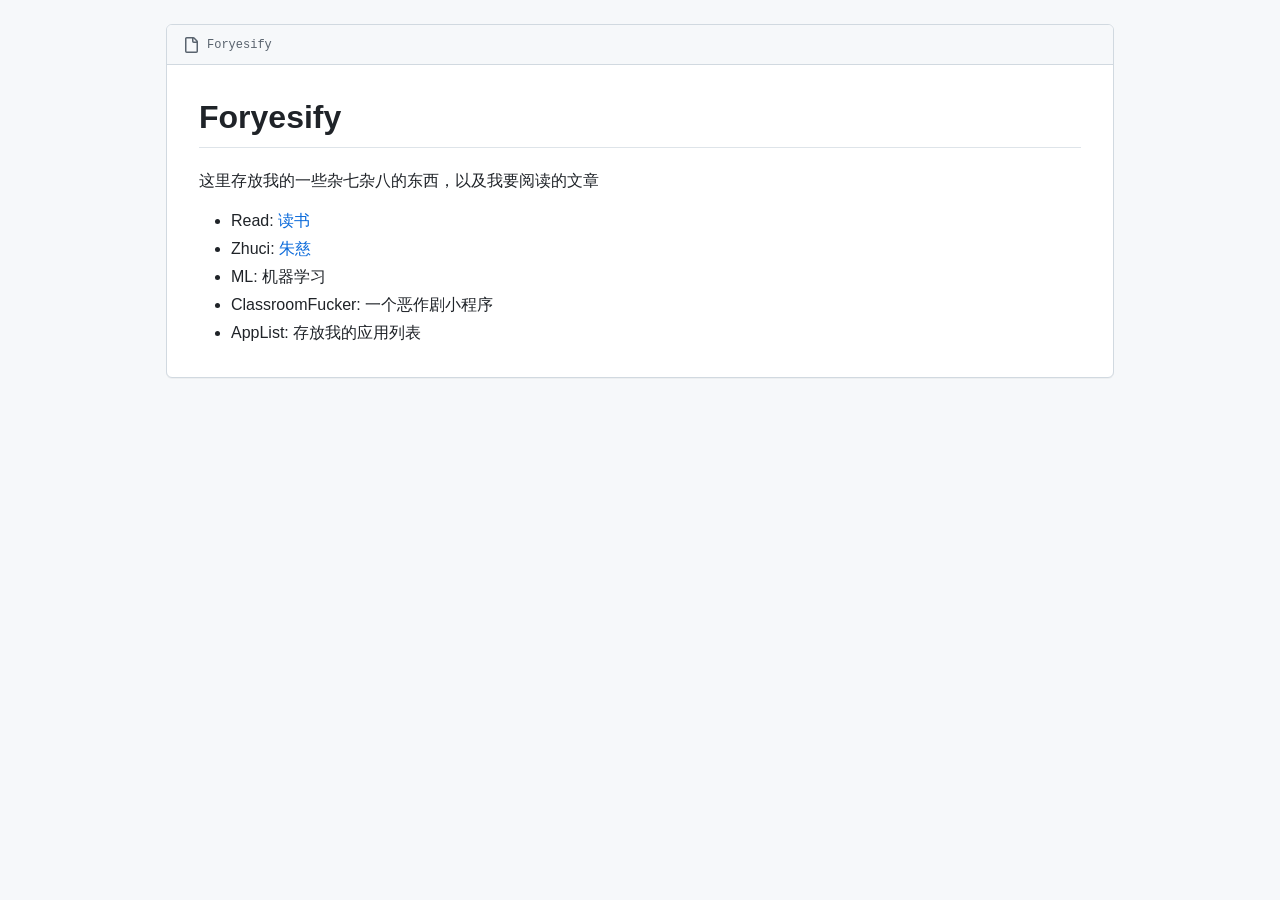
<file: index.html>
<!DOCTYPE html>
<html lang="zh-CN">
<head>
  <meta charset="utf-8">
  <meta name="viewport" content="width=device-width, initial-scale=1">
  <meta name="color-scheme" content="light dark">
  <title>Foryesify</title>
  <style>
    :root {
      color-scheme: light dark;
      --fg: #1f2328;
      --fg-muted: #59636e;
      --accent: #0969da;
      --accent-hover: #0550ae;
      --canvas: #ffffff;
      --canvas-subtle: #f6f8fa;
      --border: #d1d9e0;
      --border-muted: #d1d9e0b3;
      --shadow: #1f23280a;
    }

    @media (prefers-color-scheme: dark) {
      :root {
        --fg: #e6edf3;
        --fg-muted: #9198a1;
        --accent: #4493f8;
        --accent-hover: #79b8ff;
        --canvas: #0d1117;
        --canvas-subtle: #151b23;
        --border: #3d444d;
        --border-muted: #3d444db3;
        --shadow: #01040966;
      }
    }

    * { box-sizing: border-box; }

    html,
    body {
      margin: 0;
      min-height: 100%;
    }

    body {
      color: var(--fg);
      background: var(--canvas-subtle);
      font-family: -apple-system, BlinkMacSystemFont, "Segoe UI", "Noto Sans", Helvetica, Arial, sans-serif, "Apple Color Emoji", "Segoe UI Emoji";
      font-size: 16px;
      line-height: 1.5;
    }

    .page {
      max-width: 1012px;
      margin: 0 auto;
      padding: 16px;
    }

    @media (min-width: 768px) {
      .page { padding: 24px 32px 40px; }
    }

    .file {
      overflow: hidden;
      background: var(--canvas);
      border: 1px solid var(--border);
      border-radius: 6px;
      box-shadow: 0 1px 0 var(--shadow);
    }

    .file-header {
      display: flex;
      align-items: center;
      gap: 8px;
      min-height: 40px;
      padding: 8px 16px;
      color: var(--fg-muted);
      background: var(--canvas-subtle);
      border-bottom: 1px solid var(--border);
      font-size: 12px;
      font-family: ui-monospace, SFMono-Regular, "SF Mono", Menlo, Consolas, "Liberation Mono", monospace;
    }

    .file-header svg {
      flex: none;
      fill: currentColor;
    }

    .markdown-body {
      padding: 32px;
      word-wrap: break-word;
    }

    .markdown-body > :first-child { margin-top: 0 !important; }
    .markdown-body > :last-child { margin-bottom: 0 !important; }

    .markdown-body h1,
    .markdown-body h2,
    .markdown-body h3,
    .markdown-body h4,
    .markdown-body h5,
    .markdown-body h6 {
      margin-top: 24px;
      margin-bottom: 16px;
      font-weight: 600;
      line-height: 1.25;
    }

    .markdown-body h1 {
      margin: 0.67em 0;
      padding-bottom: 0.3em;
      border-bottom: 1px solid var(--border-muted);
      font-size: 2em;
    }

    .markdown-body h2 {
      padding-bottom: 0.3em;
      border-bottom: 1px solid var(--border-muted);
      font-size: 1.5em;
    }

    .markdown-body p {
      margin-top: 0;
      margin-bottom: 16px;
    }

    .markdown-body ul,
    .markdown-body ol {
      margin-top: 0;
      margin-bottom: 16px;
      padding-left: 2em;
    }

    .markdown-body li + li { margin-top: 0.25em; }

    .markdown-body a {
      color: var(--accent);
      text-decoration: none;
    }

    .markdown-body a:hover {
      color: var(--accent-hover);
      text-decoration: underline;
    }

    @media (max-width: 544px) {
      .markdown-body { padding: 16px; }
    }
  </style>
</head>
<body>
  <main class="page">
    <article class="file">
      <header class="file-header">
        <svg width="16" height="16" viewBox="0 0 16 16" aria-hidden="true">
          <path d="M2 1.75C2 .784 2.784 0 3.75 0h6.586c.464 0 .909.184 1.237.513l2.914 2.914c.329.328.513.773.513 1.237v9.586A1.75 1.75 0 0 1 13.25 16h-9.5A1.75 1.75 0 0 1 2 14.25Zm1.75-.25a.25.25 0 0 0-.25.25v12.5c0 .138.112.25.25.25h9.5a.25.25 0 0 0 .25-.25V6h-2.75A1.75 1.75 0 0 1 9 4.25V1.5Zm6.75.062V4.25c0 .138.112.25.25.25h2.688l-.011-.013-2.914-2.914-.013-.011Z"/>
        </svg>
        Foryesify
      </header>
      <div class="markdown-body">
        <h1>Foryesify</h1>
        <p>这里存放我的一些杂七杂八的东西，以及我要阅读的文章</p>
        <ul>
          <li>Read: <a href="./Read/">读书</a></li>
          <li>Zhuci: <a href="./Zhuci/">朱慈</a></li>
          <li>ML: 机器学习</li>
          <li>ClassroomFucker: 一个恶作剧小程序</li>
          <li>AppList: 存放我的应用列表</li>
        </ul>
      </div>
    </article>
  </main>
</body>
</html>
</file>
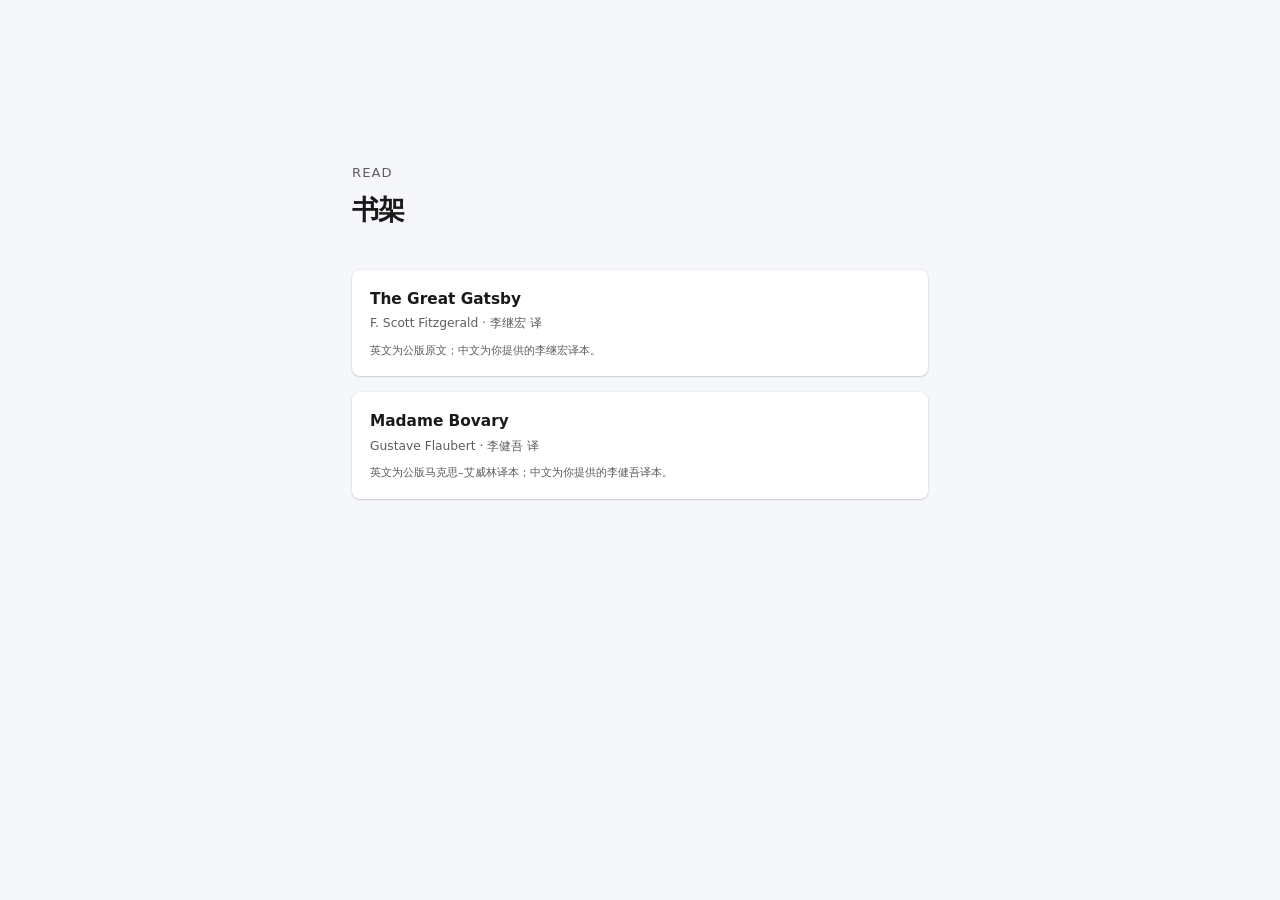
<file: Read/index.html>
<!DOCTYPE html>
<html lang="zh-CN">

<head>
  <meta charset="UTF-8">
  <meta name="viewport" content="width=device-width,initial-scale=1.0,viewport-fit=cover">
  <meta name="theme-color" content="#fff" media="(prefers-color-scheme: light)">
  <meta name="theme-color" content="#333" media="(prefers-color-scheme: dark)">
  <title>Read</title>
  <link rel="stylesheet" href="style.css">
</head>

<body>
  <div id="root"></div>
  <script src="books/catalog.js"></script>
  <script src="books/the-great-gatsby.data.js"></script>
  <script src="books/madame-bovary.data.js"></script>
  <script src="main.js"></script>
</body>

</html>
</file>
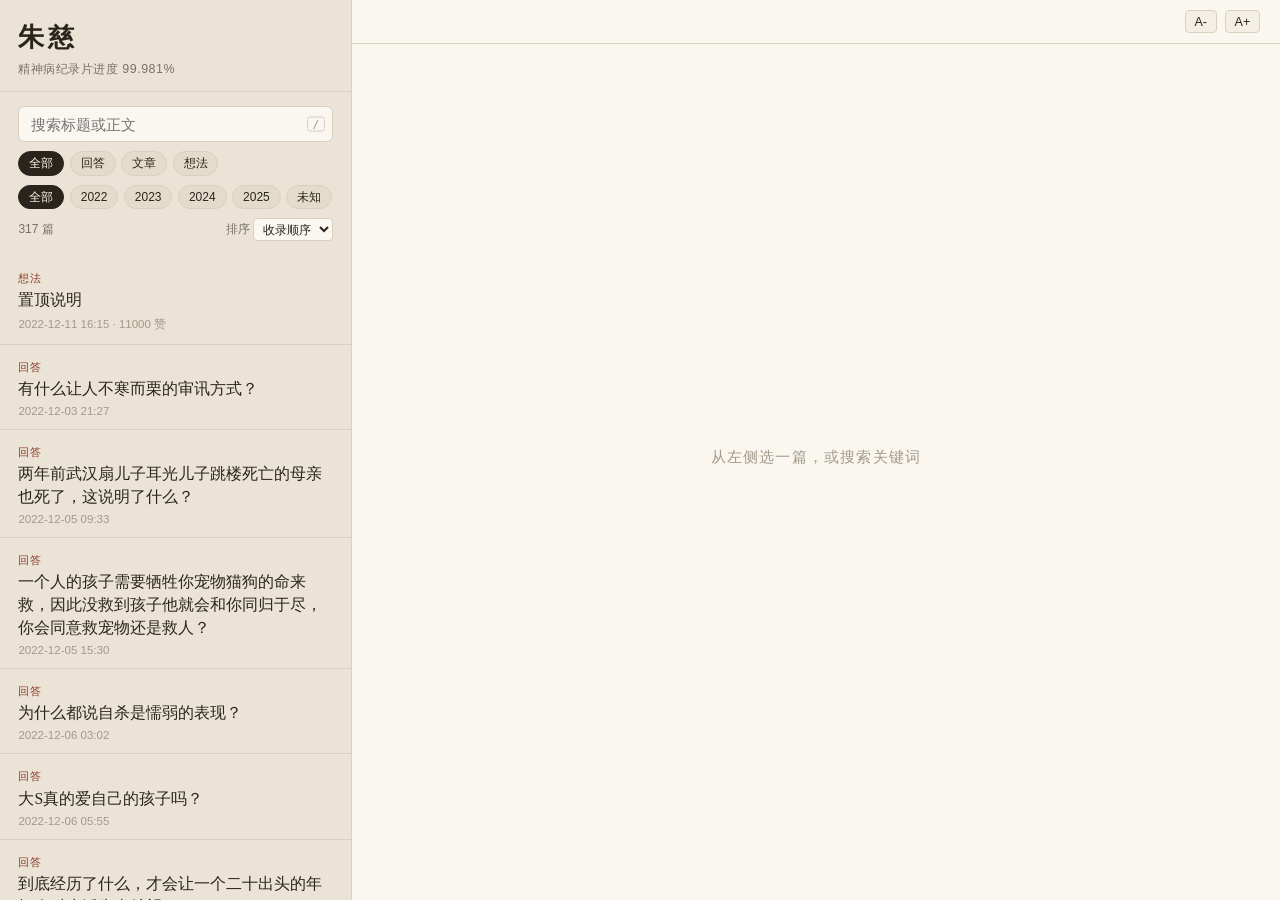
<file: Zhuci/index.html>
<!DOCTYPE html>
<html lang="zh-CN">
<head>
  <meta charset="UTF-8">
  <meta name="viewport" content="width=device-width,initial-scale=1,viewport-fit=cover">
  <meta name="theme-color" content="#f3efe6">
  <title>朱慈</title>
  <style>
    :root {
      --bg: #f3efe6;
      --paper: #faf7f0;
      --sidebar: #ebe4d6;
      --ink: #2a241c;
      --muted: #7a7166;
      --faint: #a3988a;
      --line: #d9d0bf;
      --accent: #8b3a2a;
      --chip: #e4dccb;
      --chip-on: #2a241c;
      --chip-on-ink: #faf7f0;
      --mark: #f0d48a;
      --sel: #d8b56a;
      --sel-ink: #2a241c;
      --shadow: 0 1px 0 #0000000d;
      --serif: "Iowan Old Style", "Palatino Linotype", "Songti SC", "Source Han Serif SC", "Noto Serif SC", "STSong", serif;
      --sans: "Segoe UI", "PingFang SC", "Microsoft YaHei", sans-serif;
      --sidebar-w: 22rem;
    }

    @media (prefers-color-scheme: dark) {
      :root {
        --bg: #14120f;
        --paper: #1b1814;
        --sidebar: #171410;
        --ink: #e8e0d4;
        --muted: #9a9084;
        --faint: #6e665c;
        --line: #3a342c;
        --accent: #d0896c;
        --chip: #2a251f;
        --chip-on: #e8e0d4;
        --chip-on-ink: #1b1814;
        --mark: #6b5420;
        --sel: #6e4a38;
        --sel-ink: #f4ebe0;
        --shadow: none;
      }
    }

    * { box-sizing: border-box; }
    html, body { height: 100%; }
    * {
      scrollbar-width: none;
      -ms-overflow-style: none;
    }
    *::-webkit-scrollbar {
      width: 0;
      height: 0;
      display: none;
      background: transparent;
    }
    ::selection,
    *::selection {
      background-color: var(--sel);
      color: var(--sel-ink);
    }
    ::-moz-selection,
    *::-moz-selection {
      background-color: var(--sel);
      color: var(--sel-ink);
    }
    body {
      margin: 0;
      background: var(--bg);
      color: var(--ink);
      font-family: var(--sans);
      font-size: 15px;
    }

    .app {
      display: grid;
      grid-template-columns: var(--sidebar-w) 1fr;
      height: 100%;
    }

    .rail {
      display: flex;
      flex-direction: column;
      min-height: 0;
      background: var(--sidebar);
      border-right: 1px solid var(--line);
    }

    .brand {
      padding: 1.25rem 1.15rem 0.85rem;
      border-bottom: 1px solid var(--line);
    }
    .brand h1 {
      margin: 0;
      font-family: var(--serif);
      font-size: 1.65rem;
      font-weight: 600;
      letter-spacing: 0.12em;
    }
    .brand p {
      margin: 0.35rem 0 0;
      color: var(--muted);
      font-size: 0.78rem;
      letter-spacing: 0.04em;
    }

    .tools {
      padding: 0.85rem 1.15rem 0.7rem;
      display: flex;
      flex-direction: column;
      gap: 0.55rem;
    }

    .search-wrap { position: relative; }
    #search {
      width: 100%;
      border: 1px solid var(--line);
      background: var(--paper);
      color: var(--ink);
      border-radius: 6px;
      padding: 0.55rem 2rem 0.55rem 0.7rem;
      font: inherit;
      outline: none;
    }
    #search:focus { border-color: var(--accent); }
    .search-wrap kbd {
      position: absolute;
      right: 0.5rem;
      top: 50%;
      transform: translateY(-50%);
      color: var(--faint);
      font-size: 0.7rem;
      border: 1px solid var(--line);
      border-radius: 3px;
      padding: 0 0.28rem;
      pointer-events: none;
    }

    .chips { display: flex; flex-wrap: wrap; gap: 0.35rem; }
    .chip {
      border: 1px solid var(--line);
      background: var(--chip);
      color: var(--ink);
      border-radius: 999px;
      padding: 0.18rem 0.62rem;
      font-size: 0.75rem;
      cursor: pointer;
    }
    .chip[aria-pressed="true"] {
      background: var(--chip-on);
      color: var(--chip-on-ink);
      border-color: var(--chip-on);
    }

    .meta-row {
      display: flex;
      justify-content: space-between;
      align-items: center;
      color: var(--muted);
      font-size: 0.75rem;
    }
    select {
      border: 1px solid var(--line);
      background: var(--paper);
      color: var(--ink);
      border-radius: 4px;
      padding: 0.15rem 0.3rem;
      font: inherit;
      font-size: 0.75rem;
    }

    .list {
      flex: 1;
      min-height: 0;
      overflow: auto;
      padding: 0.25rem 0 1.5rem;
    }
    .item {
      display: block;
      width: 100%;
      text-align: left;
      border: 0;
      border-bottom: 1px solid var(--line);
      background: transparent;
      color: inherit;
      padding: 0.75rem 1.15rem;
      cursor: pointer;
      font: inherit;
    }
    .item:hover { background: color-mix(in srgb, var(--paper) 70%, transparent); }
    .item.is-on { background: var(--paper); box-shadow: inset 3px 0 0 var(--accent); }
    .item-type {
      display: inline-block;
      color: var(--accent);
      font-size: 0.68rem;
      letter-spacing: 0.08em;
      margin-bottom: 0.2rem;
    }
    .item-title {
      font-family: var(--serif);
      font-size: 0.98rem;
      line-height: 1.45;
    }
    .item-meta {
      margin-top: 0.28rem;
      color: var(--faint);
      font-size: 0.72rem;
    }
    .item-snip {
      margin-top: 0.35rem;
      color: var(--muted);
      font-size: 0.78rem;
      line-height: 1.45;
    }
    mark {
      background: var(--mark);
      color: inherit;
      padding: 0 0.08em;
    }
    .empty {
      padding: 1.5rem 1.15rem;
      color: var(--muted);
    }

    .stage {
      min-width: 0;
      min-height: 0;
      display: flex;
      flex-direction: column;
      background: var(--paper);
    }
    .stage-bar {
      display: flex;
      align-items: center;
      gap: 0.5rem;
      padding: 0.65rem 1.25rem;
      border-bottom: 1px solid var(--line);
      color: var(--muted);
      font-size: 0.8rem;
    }
    .stage-bar button, .icon-btn {
      border: 1px solid var(--line);
      background: var(--bg);
      color: var(--ink);
      border-radius: 4px;
      padding: 0.2rem 0.55rem;
      font: inherit;
      font-size: 0.78rem;
      cursor: pointer;
    }
    .stage-bar .grow { flex: 1; }
    .back-btn { display: none; }

    .article {
      flex: 1;
      overflow: auto;
      padding: 2.2rem 0 4rem;
    }
    .article-inner {
      width: min(42rem, calc(100% - 2.4rem));
      margin: 0 auto;
    }
    .placeholder {
      height: 100%;
      display: grid;
      place-items: center;
      color: var(--faint);
      font-family: var(--serif);
      letter-spacing: 0.08em;
      text-align: center;
      padding: 2rem;
    }

    .kicker {
      color: var(--accent);
      font-size: 0.75rem;
      letter-spacing: 0.12em;
      margin-bottom: 0.6rem;
    }
    .article h1 {
      font-family: var(--serif);
      font-size: 1.7rem;
      font-weight: 600;
      line-height: 1.35;
      margin: 0 0 0.7rem;
    }
    .byline {
      color: var(--muted);
      font-size: 0.82rem;
      margin-bottom: 1.6rem;
      padding-bottom: 1rem;
      border-bottom: 1px solid var(--line);
    }
    .article h2 {
      font-family: var(--serif);
      font-size: 1.05rem;
      margin: 1.8rem 0 0.7rem;
    }
    .article p {
      font-family: var(--serif);
      font-size: calc(1.05rem * var(--fs, 1));
      line-height: 1.85;
      margin: 0 0 0.95rem;
    }
    .article blockquote {
      margin: 0 0 1.2rem;
      padding: 0.2rem 0 0.2rem 1rem;
      border-left: 2px solid var(--accent);
      color: var(--muted);
    }
    .article blockquote p,
    .article blockquote {
      font-family: var(--serif);
      line-height: 1.75;
    }
    .article img {
      display: block;
      max-width: 100%;
      height: auto;
      margin: 1.2rem auto;
      border-radius: 2px;
    }
    .article hr {
      border: 0;
      border-top: 1px solid var(--line);
      margin: 1.6rem 0;
    }
    .article a { color: var(--accent); }

    .pager {
      display: flex;
      justify-content: space-between;
      gap: 1rem;
      margin-top: 2.4rem;
      padding-top: 1rem;
      border-top: 1px solid var(--line);
    }
    .pager button {
      flex: 1;
      text-align: left;
      border: 1px solid var(--line);
      background: var(--bg);
      color: var(--ink);
      border-radius: 6px;
      padding: 0.7rem 0.8rem;
      font: inherit;
      cursor: pointer;
    }
    .pager button:last-child { text-align: right; }
    .pager button:disabled { opacity: 0.4; cursor: default; }
    .pager small { display: block; color: var(--faint); font-size: 0.72rem; margin-bottom: 0.2rem; }

    @media (max-width: 860px) {
      .app { grid-template-columns: 1fr; }
      .rail { display: none; }
      .app.show-list .rail { display: flex; }
      .app.show-list .stage { display: none; }
      .back-btn { display: inline-block; }
      .article { padding-top: 1.4rem; }
      .brand h1 { font-size: 1.4rem; }
    }
  </style>
</head>
<body>
  <div class="app show-list" id="app">
    <aside class="rail">
      <header class="brand">
        <h1>朱慈</h1>
        <p>精神病纪录片进度 99.981%</p>
      </header>
      <div class="tools">
        <div class="search-wrap">
          <input id="search" type="search" placeholder="搜索标题或正文" autocomplete="off">
          <kbd>/</kbd>
        </div>
        <div class="chips" id="types"></div>
        <div class="chips" id="years"></div>
        <div class="meta-row">
          <span id="count"></span>
          <label>排序
            <select id="sort">
              <option value="id">收录顺序</option>
              <option value="new">从晚到早</option>
              <option value="old">从早到晚</option>
              <option value="votes">赞数</option>
            </select>
          </label>
        </div>
      </div>
      <div class="list" id="list"></div>
    </aside>
    <main class="stage">
      <div class="stage-bar">
        <button class="back-btn" id="back" type="button">目录</button>
        <span class="grow" id="pos"></span>
        <button type="button" id="smaller" title="缩小">A-</button>
        <button type="button" id="bigger" title="放大">A+</button>
      </div>
      <article class="article" id="article">
        <div class="placeholder">从左侧选一篇，或搜索关键词</div>
      </article>
    </main>
  </div>
  <script src="catalog.js"></script>
  <script>
    const catalog = window.ZHUCI_CATALOG || []
    const $ = (id) => document.getElementById(id)
    const app = $("app")
    const store = {
      get(k, d) {
        try { const v = localStorage.getItem("zhuci:" + k); return v == null ? d : JSON.parse(v) } catch { return d }
      },
      set(k, v) { localStorage.setItem("zhuci:" + k, JSON.stringify(v)) }
    }

    const state = {
      q: "",
      type: "全部",
      year: "全部",
      sort: store.get("sort", "id"),
      id: null,
      fs: store.get("fs", 1)
    }
    $("sort").value = state.sort
    document.documentElement.style.setProperty("--fs", state.fs)

    catalog.forEach((item) => {
      item.search = (item.title + "\n" + item.md).toLowerCase()
    })

    const years = [...new Set(catalog.map((x) => x.year))].sort()
    const types = ["全部", "回答", "文章", "想法"]

    const esc = (s) => String(s)
      .replace(/&/g, "&amp;").replace(/</g, "&lt;")
      .replace(/>/g, "&gt;").replace(/"/g, "&quot;")

    const tokens = () => state.q.toLowerCase().split(/\s+/).filter(Boolean)

    const match = (item, toks) => toks.every((t) => item.search.includes(t))

    const filtered = () => {
      const toks = tokens()
      let rows = catalog.filter((item) => {
        if (state.type !== "全部" && item.type !== state.type) return false
        if (state.year !== "全部" && item.year !== state.year) return false
        return !toks.length || match(item, toks)
      })
      const dateKey = (x) => x.date || "0000"
      if (state.sort === "new") rows = [...rows].sort((a, b) => dateKey(b).localeCompare(dateKey(a)) || b.id.localeCompare(a.id))
      else if (state.sort === "old") rows = [...rows].sort((a, b) => dateKey(a).localeCompare(dateKey(b)) || a.id.localeCompare(b.id))
      else if (state.sort === "votes") rows = [...rows].sort((a, b) => (b.votes || 0) - (a.votes || 0))
      return rows
    }

    const highlight = (text, toks) => {
      let html = esc(text)
      for (const t of toks) {
        if (!t) continue
        const re = new RegExp(t.replace(/[.*+?^${}()|[\]\\]/g, "\\$&"), "gi")
        html = html.replace(re, (m) => `<mark>${m}</mark>`)
      }
      return html
    }

    const snippet = (item, toks) => {
      if (!toks.length) return ""
      const src = item.md.replace(/^# .+\n+/, "").replace(/[#>*_[\]()]/g, "")
      const lower = src.toLowerCase()
      let idx = -1
      let hit = toks[0]
      for (const t of toks) {
        const i = lower.indexOf(t)
        if (i >= 0) { idx = i; hit = t; break }
      }
      if (idx < 0) return ""
      const start = Math.max(0, idx - 18)
      const chunk = (start ? "…" : "") + src.slice(start, start + 72).replace(/\s+/g, " ") + "…"
      return highlight(chunk, toks)
    }

    const renderChips = (el, values, current, onPick) => {
      el.innerHTML = values.map((v) =>
        `<button type="button" class="chip" aria-pressed="${v === current}">${esc(v)}</button>`
      ).join("")
      el.querySelectorAll(".chip").forEach((btn, i) => {
        btn.addEventListener("click", () => onPick(values[i]))
      })
    }

    const renderList = () => {
      const rows = filtered()
      $("count").textContent = `${rows.length} 篇`
      if (!rows.length) {
        $("list").innerHTML = `<div class="empty">没有找到${state.q ? `「${esc(state.q)}」` : "符合条件的篇目"}</div>`
        return
      }
      const toks = tokens()
      $("list").innerHTML = rows.map((item) => {
        const votes = item.votes != null ? ` · ${item.votes} 赞` : ""
        const when = item.date || "日期未知"
        const snip = snippet(item, toks)
        return `<button type="button" class="item${item.id === state.id ? " is-on" : ""}" data-id="${item.id}">
          <div class="item-type">${esc(item.type)}</div>
          <div class="item-title">${highlight(item.title, toks)}</div>
          <div class="item-meta">${esc(when)}${votes}</div>
          ${snip ? `<div class="item-snip">${snip}</div>` : ""}
        </button>`
      }).join("")
    }

    const inline = (s) => {
      let html = esc(s)
      html = html.replace(/!\[(.*?)\]\((.*?)\)/g, (_, alt, src) => {
        src = src.replace(/^\.\.\//, "")
        return `<img src="${src}" alt="${esc(alt)}">`
      })
      html = html.replace(/\[(.*?)\]\((https?:\/\/[^\s)]+)\)/g, '<a href="$2" target="_blank" rel="noopener">$1</a>')
      html = html.replace(/\*\*(.+?)\*\*/g, "<strong>$1</strong>")
      return html
    }

    const renderMd = (md, title) => {
      const lines = md.replace(/\r\n/g, "\n").split("\n")
      const out = []
      let quote = []
      let skippedTitle = false
      const flush = () => {
        if (!quote.length) return
        const body = quote.filter((x) => x !== "").map(inline).join("<br>")
        out.push(`<blockquote>${body}</blockquote>`)
        quote = []
      }
      for (const line of lines) {
        if (line.startsWith(">")) {
          quote.push(line.replace(/^>\s?/, ""))
          continue
        }
        flush()
        if (!line.trim()) continue
        if (line.startsWith("# ")) {
          if (!skippedTitle && line.slice(2).trim() === title) {
            skippedTitle = true
            continue
          }
          out.push(`<h1>${inline(line.slice(2))}</h1>`)
        } else if (line.startsWith("## ")) {
          out.push(`<h2>${inline(line.slice(3))}</h2>`)
        } else if (/^[-—*\/]{1,3}$/.test(line.trim()) || line.trim() === "——") {
          out.push("<hr>")
        } else {
          out.push(`<p>${inline(line)}</p>`)
        }
      }
      flush()
      return out.join("")
    }

    const formatVotes = (n) => {
      if (n == null) return ""
      if (n >= 10000) return ` · ${(n / 10000).toFixed(n % 10000 ? 1 : 0)} 万赞`
      return ` · ${n} 赞`
    }

    const open = (id, push = true) => {
      const item = catalog.find((x) => x.id === id)
      if (!item) return
      state.id = id
      store.set("last", id)
      if (push) {
        const next = "#/" + id
        if (location.hash !== next) history.pushState({ id }, "", next)
      }
      app.classList.remove("show-list")
      const rows = filtered()
      const idx = rows.findIndex((x) => x.id === id)
      const prev = idx > 0 ? rows[idx - 1] : null
      const nextItem = idx >= 0 && idx < rows.length - 1 ? rows[idx + 1] : null
      $("pos").textContent = idx >= 0 ? `${idx + 1} / ${rows.length}` : item.type
      $("article").innerHTML = `
        <div class="article-inner">
          <div class="kicker">${esc(item.type)}</div>
          <h1>${esc(item.title)}</h1>
          <div class="byline">朱慈${item.date ? " · " + esc(item.date) : ""}${formatVotes(item.votes)}</div>
          ${renderMd(item.md, item.title)}
          <div class="pager">
            <button type="button" id="prev" ${prev ? "" : "disabled"}>
              <small>上一篇</small>${prev ? esc(prev.title) : "没有了"}
            </button>
            <button type="button" id="next" ${nextItem ? "" : "disabled"}>
              <small>下一篇</small>${nextItem ? esc(nextItem.title) : "没有了"}
            </button>
          </div>
        </div>`
      $("prev").onclick = () => prev && open(prev.id)
      $("next").onclick = () => nextItem && open(nextItem.id)
      $("article").scrollTop = 0
      renderList()
      const on = document.querySelector(`.item[data-id="${id}"]`)
      if (on) on.scrollIntoView({ block: "nearest" })
      document.title = item.title + " · 朱慈"
    }

    const showList = () => {
      app.classList.add("show-list")
      document.title = "朱慈"
    }

    const bindFilters = () => {
      renderChips($("types"), types, state.type, (v) => { state.type = v; bindFilters(); renderList() })
      renderChips($("years"), ["全部", ...years], state.year, (v) => { state.year = v; bindFilters(); renderList() })
    }
    bindFilters()
    renderList()

    $("list").addEventListener("click", (e) => {
      const btn = e.target.closest("[data-id]")
      if (btn) open(btn.dataset.id)
    })
    $("search").addEventListener("input", (e) => {
      state.q = e.target.value.trim()
      renderList()
    })
    $("sort").addEventListener("change", (e) => {
      state.sort = e.target.value
      store.set("sort", state.sort)
      renderList()
    })
    $("back").onclick = showList
    $("smaller").onclick = () => {
      state.fs = Math.max(0.85, +(state.fs - 0.08).toFixed(2))
      store.set("fs", state.fs)
      document.documentElement.style.setProperty("--fs", state.fs)
    }
    $("bigger").onclick = () => {
      state.fs = Math.min(1.4, +(state.fs + 0.08).toFixed(2))
      store.set("fs", state.fs)
      document.documentElement.style.setProperty("--fs", state.fs)
    }

    const fromHash = () => {
      const id = decodeURIComponent(location.hash.replace(/^#\/?/, "")).split("/")[0]
      if (id && catalog.some((x) => x.id === id)) {
        open(id, false)
        return
      }
      const last = store.get("last")
      if (last && catalog.some((x) => x.id === last)) open(last, false)
      showList()
    }
    window.addEventListener("popstate", fromHash)
    fromHash()

    document.addEventListener("keydown", (e) => {
      if (e.key === "/" && document.activeElement !== $("search")) {
        e.preventDefault()
        $("search").focus()
        $("search").select()
      }
      if (e.key === "Escape") {
        if (state.q) { state.q = ""; $("search").value = ""; renderList(); return }
        if (!app.classList.contains("show-list")) showList()
      }
      if (["INPUT", "TEXTAREA"].includes(document.activeElement.tagName)) return
      if (e.key === "j" || e.key === "n") $("next")?.click()
      if (e.key === "k" || e.key === "p") $("prev")?.click()
    })
  </script>
</body>
</html>
</file>
<file: Read/style.css>
*,
*::before,
*::after {
  box-sizing: border-box;
  margin: 0;
  padding: 0;
  line-height: 1.6;
  word-wrap: break-word;
  -webkit-tap-highlight-color: transparent;
  scrollbar-width: none;
}

:root {
  --color-primary: #000;
  --color-primary-hover: #3f3f3f;
  --color-text: #1a1a1a;
  --color-text-bold: #1a1a1a;
  --color-text-muted: #5d5d5d;
  --color-text-on-accent: #f5f7fa;
  --color-background: #f5f7fa;
  --color-foreground: #fff;
  --color-layer: #f9f9f9;
  --color-hover: #e8eaef;
  --color-pressed: #e1e3e5;
  --color-border: #ebebeb;
  --color-border-strong: #d1d1d1;
  --color-selection: #e9e9e9;
  --shadow-card: 0 0 2px #0000001f, 0 1px 2px #00000024;
  --shadow-flyout: 0 0 2px #0000001f, 0 8px 16px #00000024;
  --border-radius-standard: 4px;
  --border-radius-large: 8px;
  --duration-fast: 100ms;
  --duration-normal: 240ms;
  --duration-slow: 333ms;
  --ease-standard: ease;
  --read-font: system-ui, "Segoe UI", sans-serif;
  --read-width: min(48em, 80vw);
  --read-gutter: 5em;
}

@media (prefers-color-scheme: dark) {
  :root {
    --color-primary: #e3e1d9;
    --color-primary-hover: #a2a19c;
    --color-text: #f5f7fa;
    --color-text-bold: #fff;
    --color-text-muted: #8a8a8a;
    --color-text-on-accent: #202020;
    --color-background: #202020;
    --color-foreground: #2c2c2c;
    --color-layer: #282828;
    --color-hover: #333;
    --color-pressed: #3b3b3b;
    --color-border: #444;
    --color-border-strong: #5a5a5a;
    --color-selection: #555;
    --shadow-card: 0 0 2px #7777, 0 1px 2px #7777;
    --shadow-flyout: 0 0 2px #7777773d, 0 8px 16px #7777775c;
  }
}

html,
body {
  min-height: 100dvh;
}

body {
  color: var(--color-text);
  background: var(--color-background);
  font-family: var(--read-font);
  font-size: 16px;
}

#root {
  display: flex;
  flex-direction: column;
  min-height: 100dvh;
}

button,
select {
  font-family: inherit;
  color: inherit;
}

button {
  box-shadow: 0 0 0 transparent;
  border: none;
  border-radius: var(--border-radius-standard);
  font-weight: 600;
  display: inline-grid;
  place-items: center;
  transition: background-color var(--duration-slow) var(--ease-standard),
    color var(--duration-slow) var(--ease-standard);
  outline: none;
  cursor: pointer;
  background: transparent;
}

.card {
  border-radius: var(--border-radius-large);
  box-shadow: var(--shadow-card);
  background-color: var(--color-foreground);
}

/* Library */

.library {
  flex: 1;
  display: flex;
  flex-direction: column;
  align-items: center;
  padding: 18vh 1.5rem 20vh;
}

.library-head {
  width: min(36em, 80vw);
  margin-bottom: 2.4em;
}

.library-kicker {
  color: var(--color-text-muted);
  font-size: 0.82em;
  letter-spacing: 0.08em;
  text-transform: uppercase;
  margin-bottom: 0.4em;
}

.library-head h1 {
  font-size: 1.7em;
  font-weight: 600;
  letter-spacing: -0.03em;
}

.book-list {
  width: min(36em, 80vw);
  display: grid;
  gap: 1em;
}

.book-card {
  display: block;
  width: 100%;
  text-align: left;
  padding: 1.25em 1.35em;
  border-radius: var(--border-radius-large);
  box-shadow: var(--shadow-card);
  background: var(--color-foreground);
  place-items: unset;
  font-weight: 400;
}

.book-card:hover {
  background: var(--color-hover);
}

.book-card-title {
  font-size: 1.15em;
  font-weight: 600;
  color: var(--color-text-bold);
}

.book-card-meta {
  margin-top: 0.25em;
  color: var(--color-text-muted);
  font-size: 0.92em;
}

.book-card-note {
  margin-top: 0.7em;
  color: var(--color-text-muted);
  font-size: 0.84em;
}

/* Reader chrome */

.reader {
  display: flex;
  flex-direction: column;
  min-height: 100dvh;
}

.topbar {
  position: sticky;
  top: 0;
  z-index: 5;
  display: flex;
  align-items: center;
  justify-content: center;
  gap: 0.75em;
  min-height: 48px;
  padding: 0.4em 1.5rem;
  background: color-mix(in srgb, var(--color-background) 88%, transparent);
  backdrop-filter: blur(12px);
}

.topbar-inner {
  width: var(--read-width);
  display: flex;
  align-items: center;
  gap: 0.65em;
}

.ghost {
  height: 32px;
  padding: 0 0.7em;
  color: var(--color-text-muted);
  font-weight: 600;
  font-size: 0.86em;
}

.ghost:hover {
  background: var(--color-hover);
  color: var(--color-text);
}

.topbar-title {
  flex: 1;
  min-width: 0;
  font-size: 0.92em;
  color: var(--color-text-muted);
  white-space: nowrap;
  overflow: hidden;
  text-overflow: ellipsis;
}

.chapter-select {
  height: 32px;
  max-width: 16em;
  padding: 0 0.55em;
  border: 0;
  border-radius: var(--border-radius-standard);
  background: transparent;
  color: var(--color-text-muted);
  font-size: 0.86em;
  font-weight: 600;
  cursor: pointer;
}

.chapter-select:hover {
  background: var(--color-hover);
  color: var(--color-text);
}

/* Reading column */

.scroller {
  flex: 1;
  display: flex;
  justify-content: center;
  padding: 0 1.5rem;
}

.article {
  width: 100%;
  max-width: var(--read-width);
  padding: 1.2em 0 50dvh;
  font-size: 1.2em;
  line-height: 1.7;
  font-weight: 400;
}

.chapter-heading {
  margin: 0 0 1.6em;
  font-size: 1.15em;
  font-weight: 600;
  color: var(--color-text-bold);
  letter-spacing: -0.02em;
}

.chapter-heading small {
  display: block;
  margin-top: 0.25em;
  font-size: 0.72em;
  font-weight: 500;
  color: var(--color-text-muted);
}

.para {
  width: 100%;
  margin: 0 0 1.15em;
  opacity: 0.5;
  transition: opacity 0.12s ease-out;
}

.para.is-focus,
.para:hover,
.para:has(.sent.is-open) {
  opacity: 1;
}

.break {
  height: 2.2em;
  opacity: 0.5;
}

.sent {
  cursor: pointer;
  border-radius: 3px;
  box-decoration-break: clone;
  -webkit-box-decoration-break: clone;
  overflow-wrap: break-word;
}

.sent:hover {
  background: color-mix(in srgb, var(--color-selection) 70%, transparent);
}

.sent.is-open {
  background: var(--color-selection);
}

.sent.is-mute {
  cursor: default;
}

.sent.is-mute:hover {
  background: transparent;
}

.trans-card {
  display: block;
  margin: 0.7em 0 0.95em;
  padding: 0.85em 1em 0.95em;
  border-radius: var(--border-radius-large);
  box-shadow: var(--shadow-card);
  background: var(--color-foreground);
  color: var(--color-text);
  font-size: 0.86em;
  line-height: 1.7;
  font-weight: 400;
  overflow-wrap: break-word;
}

.trans-card-meta {
  margin-bottom: 0.4em;
  color: var(--color-text-muted);
  font-size: 0.78em;
  letter-spacing: 0.04em;
}

.trans-card-body {
  white-space: pre-wrap;
}

.empty {
  color: var(--color-text-muted);
  font-size: 0.92em;
}

@media (max-width: 750px) {
  :root {
    --read-width: 100%;
    --read-gutter: 0;
  }

  .library,
  .topbar,
  .scroller {
    padding-left: 1.1em;
    padding-right: 1.1em;
  }

  .library-head,
  .book-list,
  .topbar-inner,
  .article {
    width: 100%;
    max-width: 100%;
  }

  .topbar-title {
    display: none;
  }

  .chapter-select {
    flex: 1;
    max-width: none;
    min-width: 0;
  }
}
</file>
